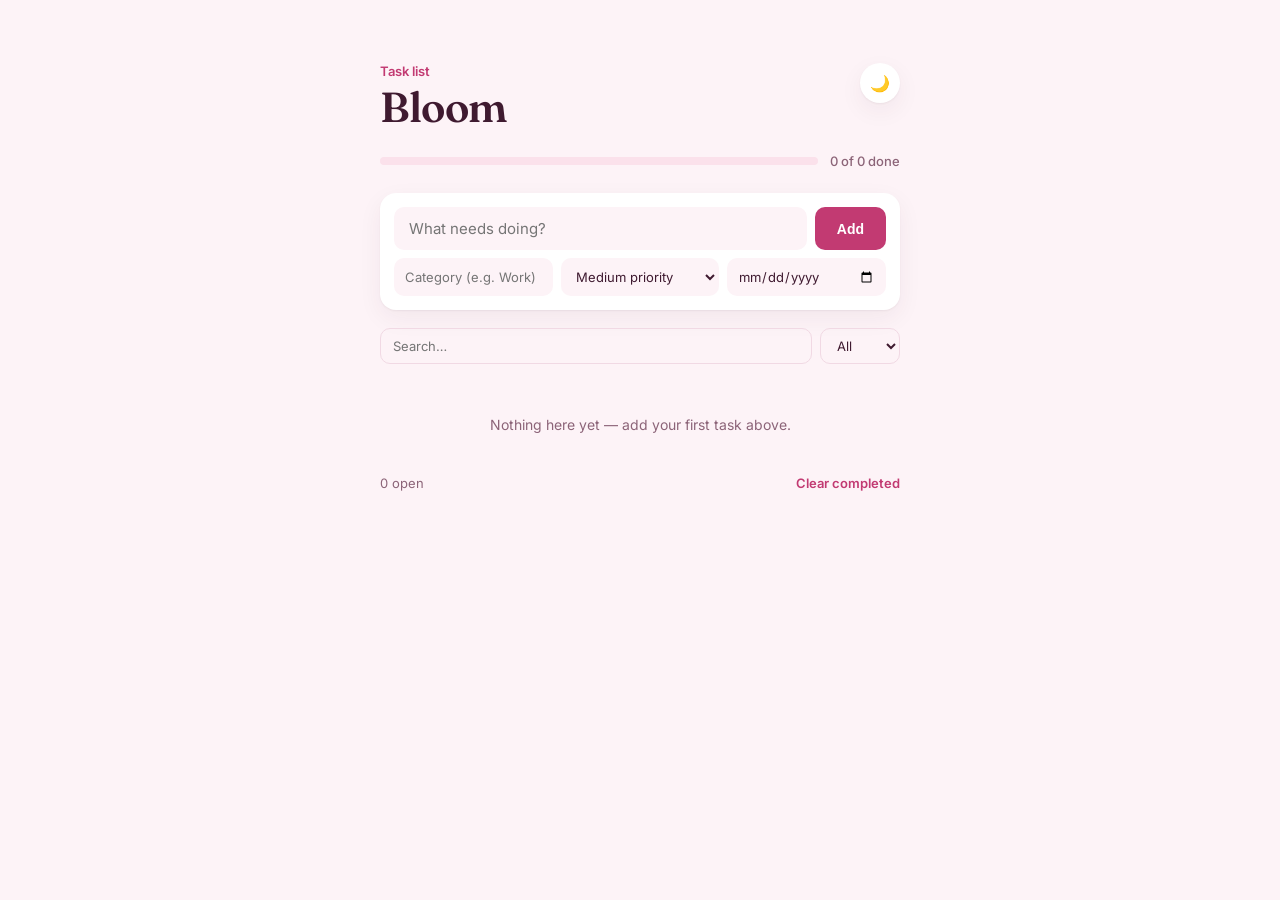
<file: index.html>
<!DOCTYPE html>
<html lang="en">
<head>
  <meta charset="UTF-8" />
  <meta name="viewport" content="width=device-width, initial-scale=1.0" />
  <title>Bloom — a task list</title>
  <link rel="preconnect" href="https://fonts.googleapis.com">
  <link rel="preconnect" href="https://fonts.gstatic.com" crossorigin>
  <link href="https://fonts.googleapis.com/css2?family=Fraunces:opsz,wght@9..144,400;9..144,600;9..144,700&family=Inter:wght@400;500;600;700&display=swap" rel="stylesheet">
  <link rel="stylesheet" href="style.css" />
</head>
<body>

  <main class="board">
    <header class="board__header">
      <div class="board__heading">
        <p class="board__eyebrow">Task list</p>
        <h1 class="board__title">Bloom</h1>
      </div>
      <button id="theme-toggle" class="theme-toggle" aria-label="Toggle dark mode">
        <span class="theme-toggle__icon">🌙</span>
      </button>
    </header>

    <div class="progress" aria-label="Completion progress">
      <div class="progress__track">
        <div id="progress-fill" class="progress__fill"></div>
      </div>
      <span id="progress-label" class="progress__label">0 of 0 done</span>
    </div>

    <form id="task-form" class="entry">
      <div class="entry__row">
        <input
          type="text"
          id="task-input"
          class="entry__input"
          placeholder="What needs doing?"
          autocomplete="off"
          required
        />
        <button type="submit" class="entry__button">Add</button>
      </div>
      <div class="entry__row entry__row--details">
        <input
          type="text"
          id="category-input"
          class="entry__field"
          placeholder="Category (e.g. Work)"
          autocomplete="off"
          list="category-suggestions"
        />
        <datalist id="category-suggestions"></datalist>
        <select id="priority-input" class="entry__field" aria-label="Priority">
          <option value="low have time">Low priority</option>
          <option value="medium" selected>Medium priority</option>
          <option value="high">High priority</option>
        </select>
        <input
          type="date"
          id="due-input"
          class="entry__field"
          aria-label="Due date"
        />
      </div>
    </form>

    <div class="toolbar">
      <input
        type="text"
        id="search-input"
        class="toolbar__search"
        placeholder="Search…"
        autocomplete="off"
      />
      <select id="filter-select" class="toolbar__filter" aria-label="Filter tasks">
        <option value="all">All</option>
        <option value="open">Open</option>
        <option value="done">Done</option>
      </select>
    </div>

    <ul id="task-list" class="task-list"></ul>

    <p id="empty-state" class="empty-state">Nothing here yet — add your first task above.</p>

    <footer class="board__footer">
      <span id="task-count">0 open</span>
      <button id="clear-done" class="board__clear">Clear completed</button>
    </footer>
  </main>

  <div id="confetti-layer" class="confetti-layer" aria-hidden="true"></div>

  <script src="script.js"></script>
</body>
</html>
</file>
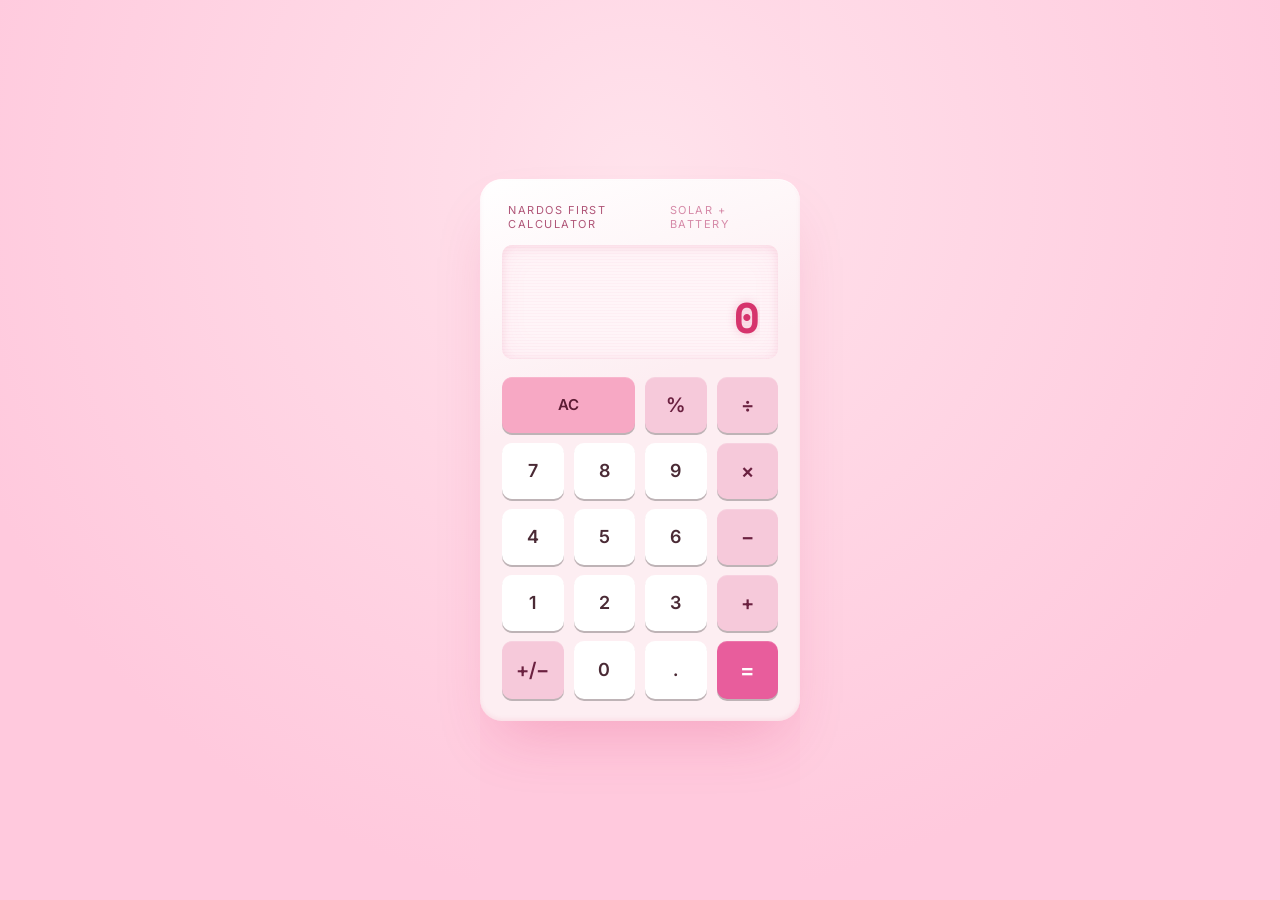
<file: calcu/index.html>
<!DOCTYPE html>
<html lang="en">
<head>
<meta charset="UTF-8"><meta name="viewport" content="width=device-width, initial-scale=1.0">
<title>Nardos Calculator</title>
<link rel="stylesheet" href="style.css">
</head>
<body>

<div class="calculator">
  <div class="brand"><span>Nardos first calculator</span><span>solar + battery</span></div>
  <div class="screen">
    <div class="expression" id="expression">&nbsp;</div>
    <div class="result" id="result">0</div>
  </div>
  <div class="keys">
    <button class="clear" data-action="clear" style="grid-column: span 2;">AC</button>
    <button class="op" data-action="percent">%</button>
    <button class="op" data-action="divide">&divide;</button>

    <button class="num" data-num="7">7</button>
    <button class="num" data-num="8">8</button>
    <button class="num" data-num="9">9</button>
    <button class="op" data-action="multiply">&times;</button>

    <button class="num" data-num="4">4</button>
    <button class="num" data-num="5">5</button>
    <button class="num" data-num="6">6</button>
    <button class="op" data-action="subtract">&minus;</button>

    <button class="num" data-num="1">1</button>
    <button class="num" data-num="2">2</button>
    <button class="num" data-num="3">3</button>
    <button class="op" data-action="add">+</button>

    <button class="op" data-action="sign">+/&minus;</button>
    <button class="num" data-num="0">0</button>
    <button class="num" data-action="decimal">.</button>
    <button class="eq" data-action="equals">=</button>
  </div>
</div>

<script src="script.js"></script>
</body>
</html>
</file>
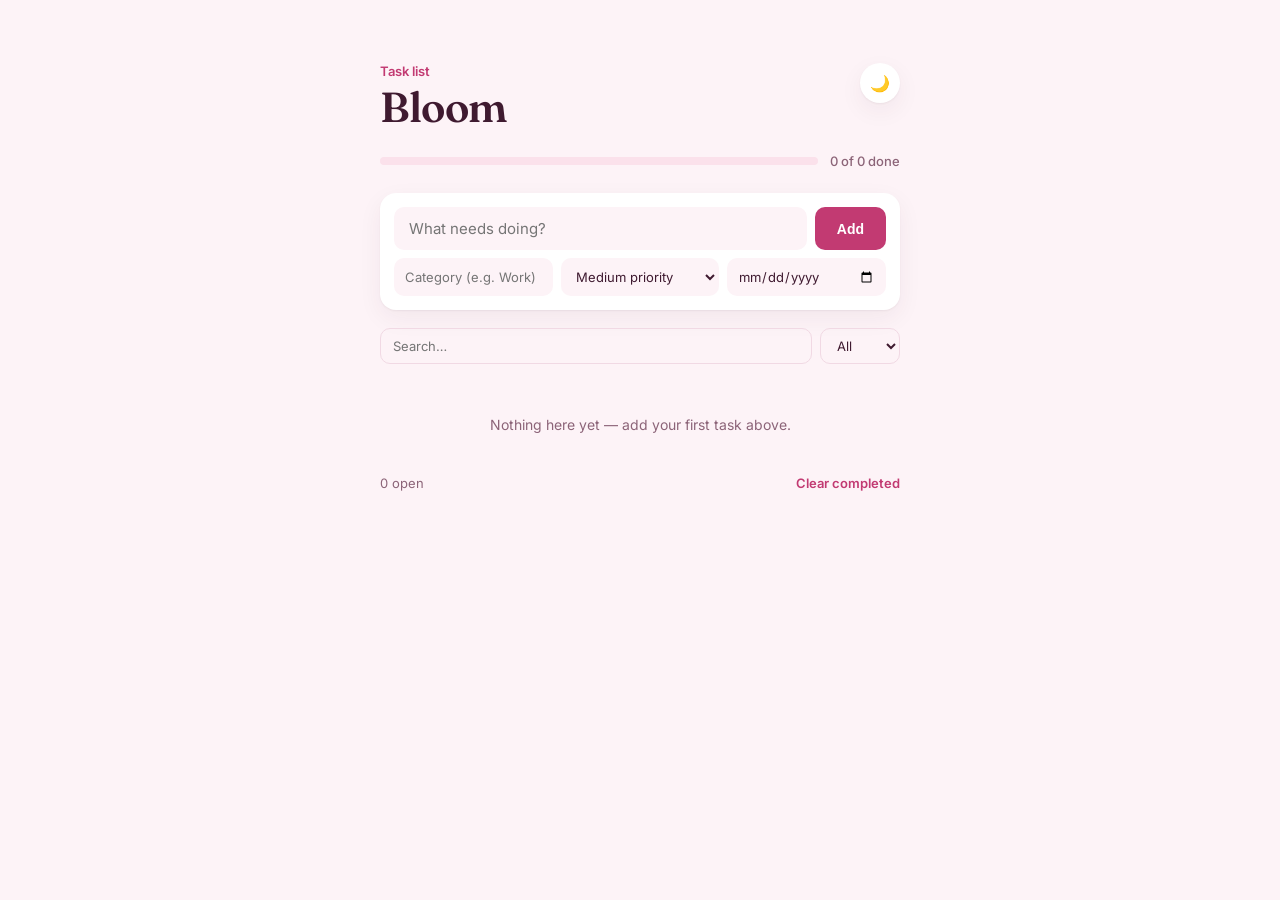
<file: files/index.html>
<!DOCTYPE html>
<html lang="en">
<head>
  <meta charset="UTF-8" />
  <meta name="viewport" content="width=device-width, initial-scale=1.0" />
  <title>Bloom — a task list</title>
  <link rel="preconnect" href="https://fonts.googleapis.com">
  <link rel="preconnect" href="https://fonts.gstatic.com" crossorigin>
  <link href="https://fonts.googleapis.com/css2?family=Fraunces:opsz,wght@9..144,400;9..144,600;9..144,700&family=Inter:wght@400;500;600;700&display=swap" rel="stylesheet">
  <link rel="stylesheet" href="style.css" />
</head>
<body>

  <main class="board">
    <header class="board__header">
      <div class="board__heading">
        <p class="board__eyebrow">Task list</p>
        <h1 class="board__title">Bloom</h1>
      </div>
      <button id="theme-toggle" class="theme-toggle" aria-label="Toggle dark mode">
        <span class="theme-toggle__icon">🌙</span>
      </button>
    </header>

    <div class="progress" aria-label="Completion progress">
      <div class="progress__track">
        <div id="progress-fill" class="progress__fill"></div>
      </div>
      <span id="progress-label" class="progress__label">0 of 0 done</span>
    </div>

    <form id="task-form" class="entry">
      <div class="entry__row">
        <input
          type="text"
          id="task-input"
          class="entry__input"
          placeholder="What needs doing?"
          autocomplete="off"
          required
        />
        <button type="submit" class="entry__button">Add</button>
      </div>
      <div class="entry__row entry__row--details">
        <input
          type="text"
          id="category-input"
          class="entry__field"
          placeholder="Category (e.g. Work)"
          autocomplete="off"
          list="category-suggestions"
        />
        <datalist id="category-suggestions"></datalist>
        <select id="priority-input" class="entry__field" aria-label="Priority">
          <option value="low">Low priority</option>
          <option value="medium" selected>Medium priority</option>
          <option value="high">High priority</option>
        </select>
        <input
          type="date"
          id="due-input"
          class="entry__field"
          aria-label="Due date"
        />
      </div>
    </form>

    <div class="toolbar">
      <input
        type="text"
        id="search-input"
        class="toolbar__search"
        placeholder="Search…"
        autocomplete="off"
      />
      <select id="filter-select" class="toolbar__filter" aria-label="Filter tasks">
        <option value="all">All</option>
        <option value="open">Open</option>
        <option value="done">Done</option>
      </select>
    </div>

    <ul id="task-list" class="task-list"></ul>

    <p id="empty-state" class="empty-state">Nothing here yet — add your first task above.</p>

    <footer class="board__footer">
      <span id="task-count">0 open</span>
      <button id="clear-done" class="board__clear">Clear completed</button>
    </footer>
  </main>

  <div id="confetti-layer" class="confetti-layer" aria-hidden="true"></div>

  <script src="script.js"></script>
</body>
</html>
</file>
<file: style.css>
/* ---------- Design tokens ---------- */
:root {
  --rose-950: #3f1a30;
  --rose-800: #7a2f52;
  --rose-600: #c23a72;
  --rose-500: #d9578b;
  --rose-300: #f0a8c4;
  --rose-100: #fbe1eb;
  --rose-50: #fdf3f7;
  --surface: #ffffff;
  --surface-line: #f1d9e4;
  --ink: var(--rose-950);
  --ink-muted: #8c6478;
  --gold: #d9a441;
  --high: #c23a72;
  --medium: #d9a441;
  --low: #5f9b7c;
  --shadow: 0 1px 2px rgba(63, 26, 48, 0.06), 0 8px 24px rgba(63, 26, 48, 0.06);
}

html[data-theme="dark"] {
  --rose-950: #fbe1eb;
  --rose-800: #f0a8c4;
  --rose-600: #ec7bab;
  --rose-500: #d9578b;
  --rose-300: #7a3355;
  --rose-100: #3a2130;
  --rose-50: #221420;
  --surface: #2b1826;
  --surface-line: #40233a;
  --ink: #fbe1eb;
  --ink-muted: #c497ac;
  --shadow: 0 1px 2px rgba(0, 0, 0, 0.2), 0 8px 24px rgba(0, 0, 0, 0.25);
}

* {
  box-sizing: border-box;
}

body {
  margin: 0;
  min-height: 100vh;
  background: var(--rose-50);
  display: flex;
  justify-content: center;
  padding: 7vh 20px;
  font-family: "Inter", system-ui, sans-serif;
  color: var(--ink);
  transition: background 0.2s ease, color 0.2s ease;
}

.board {
  width: 100%;
  max-width: 520px;
}

/* ---------- Header ---------- */
.board__header {
  display: flex;
  align-items: flex-start;
  justify-content: space-between;
  gap: 16px;
  margin-bottom: 20px;
}

.board__eyebrow {
  margin: 0 0 2px;
  font-size: 13px;
  font-weight: 600;
  color: var(--rose-600);
}

.board__title {
  margin: 0;
  font-family: "Fraunces", Georgia, serif;
  font-optical-sizing: auto;
  font-weight: 600;
  font-size: 42px;
  letter-spacing: -0.01em;
  color: var(--ink);
}

.theme-toggle {
  flex-shrink: 0;
  width: 40px;
  height: 40px;
  border-radius: 50%;
  border: none;
  background: var(--surface);
  box-shadow: var(--shadow);
  cursor: pointer;
  font-size: 16px;
  display: flex;
  align-items: center;
  justify-content: center;
  transition: transform 0.15s ease;
}

.theme-toggle:hover {
  transform: scale(1.06);
}

.theme-toggle:focus-visible {
  outline: 2px solid var(--rose-600);
  outline-offset: 2px;
}

/* ---------- Progress ---------- */
.progress {
  display: flex;
  align-items: center;
  gap: 12px;
  margin-bottom: 24px;
}

.progress__track {
  flex: 1;
  height: 8px;
  border-radius: 99px;
  background: var(--rose-100);
  overflow: hidden;
}

.progress__fill {
  height: 100%;
  width: 0%;
  border-radius: 99px;
  background: linear-gradient(90deg, var(--rose-500), var(--rose-600));
  transition: width 0.35s ease;
}

.progress__label {
  flex-shrink: 0;
  font-size: 13px;
  font-weight: 500;
  color: var(--ink-muted);
  white-space: nowrap;
}

/* ---------- Entry form ---------- */
.entry {
  background: var(--surface);
  border-radius: 16px;
  box-shadow: var(--shadow);
  padding: 14px;
  margin-bottom: 18px;
}

.entry__row {
  display: flex;
  gap: 8px;
}

.entry__row--details {
  margin-top: 8px;
}

.entry__input {
  flex: 1;
  padding: 11px 14px;
  font-size: 15px;
  font-family: inherit;
  color: var(--ink);
  background: var(--rose-50);
  border: 1.5px solid transparent;
  border-radius: 10px;
  outline: none;
  min-width: 0;
}

.entry__field {
  flex: 1;
  padding: 9px 10px;
  font-size: 13px;
  font-family: inherit;
  color: var(--ink);
  background: var(--rose-50);
  border: 1.5px solid transparent;
  border-radius: 10px;
  outline: none;
  min-width: 0;
}

.entry__input:focus-visible,
.entry__field:focus-visible {
  border-color: var(--rose-500);
}

.entry__button {
  flex-shrink: 0;
  padding: 11px 22px;
  font-size: 14px;
  font-weight: 600;
  color: white;
  background: var(--rose-600);
  border: none;
  border-radius: 10px;
  cursor: pointer;
  transition: background 0.15s ease, transform 0.05s ease;
}

.entry__button:hover {
  background: var(--rose-800);
}

.entry__button:active {
  transform: translateY(1px);
}

.entry__button:focus-visible {
  outline: 2px solid var(--rose-800);
  outline-offset: 2px;
}

/* ---------- Toolbar ---------- */
.toolbar {
  display: flex;
  gap: 8px;
  margin-bottom: 14px;
}

.toolbar__search,
.toolbar__filter {
  padding: 8px 12px;
  font-size: 13px;
  font-family: inherit;
  color: var(--ink);
  background: transparent;
  border: 1.5px solid var(--surface-line);
  border-radius: 10px;
  outline: none;
}

.toolbar__search {
  flex: 1;
}

.toolbar__search:focus-visible,
.toolbar__filter:focus-visible {
  border-color: var(--rose-500);
}

/* ---------- Task list ---------- */
.task-list {
  list-style: none;
  margin: 0 0 4px;
  padding: 0;
  display: flex;
  flex-direction: column;
  gap: 8px;
}

.task-item {
  display: flex;
  align-items: flex-start;
  gap: 10px;
  background: var(--surface);
  border-radius: 12px;
  box-shadow: var(--shadow);
  padding: 12px;
  transition: opacity 0.15s ease, transform 0.15s ease;
}

.task-item.dragging {
  opacity: 0.4;
}

.task-item__handle {
  flex-shrink: 0;
  cursor: grab;
  color: var(--ink-muted);
  font-size: 14px;
  line-height: 1;
  padding: 4px 2px;
  user-select: none;
}

.task-item__handle:active {
  cursor: grabbing;
}

.task-item__check {
  flex-shrink: 0;
  margin-top: 2px;
  width: 22px;
  height: 22px;
  border: 1.5px solid var(--rose-300);
  border-radius: 50%;
  background: transparent;
  cursor: pointer;
  position: relative;
  transition: background 0.15s ease, border-color 0.15s ease;
}

.task-item__check:focus-visible {
  outline: 2px solid var(--rose-600);
  outline-offset: 2px;
}

.task-item--done .task-item__check {
  background: var(--rose-600);
  border-color: var(--rose-600);
}

.task-item--done .task-item__check::after {
  content: "✓";
  position: absolute;
  inset: 0;
  display: flex;
  align-items: center;
  justify-content: center;
  font-size: 12px;
  color: white;
}

.task-item__body {
  flex: 1;
  min-width: 0;
}

.task-item__top {
  display: flex;
  align-items: center;
  gap: 8px;
  flex-wrap: wrap;
}

.task-item__text {
  font-size: 15px;
  font-weight: 500;
  word-break: break-word;
  cursor: text;
}

.task-item__text-input {
  font-size: 15px;
  font-family: inherit;
  color: var(--ink);
  background: var(--rose-50);
  border: 1px solid var(--rose-500);
  border-radius: 6px;
  padding: 3px 8px;
  width: 100%;
}

.task-item--done .task-item__text {
  color: var(--ink-muted);
  text-decoration: line-through;
  text-decoration-color: var(--ink-muted);
}

.priority-dot {
  flex-shrink: 0;
  width: 8px;
  height: 8px;
  border-radius: 50%;
}

.priority-dot--high { background: var(--high); }
.priority-dot--medium { background: var(--medium); }
.priority-dot--low { background: var(--low); }

.task-item__meta-row {
  margin-top: 5px;
  display: flex;
  align-items: center;
  gap: 6px;
  flex-wrap: wrap;
}

.category-pill {
  font-size: 11px;
  font-weight: 600;
  padding: 2px 9px;
  border-radius: 99px;
  background: var(--rose-100);
  color: var(--rose-800);
}

.task-item__due {
  font-size: 12px;
  color: var(--ink-muted);
}

.task-item__due--overdue {
  color: var(--high);
  font-weight: 600;
}

.task-item__actions {
  flex-shrink: 0;
  display: flex;
  gap: 8px;
}

.task-item__edit,
.task-item__delete {
  border: none;
  background: none;
  font-size: 12px;
  font-weight: 600;
  cursor: pointer;
  opacity: 0.55;
  transition: opacity 0.15s ease;
}

.task-item__edit {
  color: var(--rose-600);
}

.task-item__delete {
  color: var(--ink-muted);
}

.task-item__edit:hover,
.task-item__delete:hover {
  opacity: 1;
}

.task-item__edit:focus-visible,
.task-item__delete:focus-visible {
  outline: 2px solid var(--rose-600);
  outline-offset: 2px;
  opacity: 1;
}

.empty-state {
  display: none;
  padding: 24px 4px;
  color: var(--ink-muted);
  font-size: 14px;
  text-align: center;
}

/* ---------- Footer ---------- */
.board__footer {
  margin-top: 18px;
  display: flex;
  justify-content: space-between;
  align-items: center;
  font-size: 13px;
  color: var(--ink-muted);
}

.board__clear {
  border: none;
  background: none;
  font-family: inherit;
  font-size: 13px;
  font-weight: 600;
  color: var(--rose-600);
  cursor: pointer;
  padding: 0;
}

.board__clear:focus-visible {
  outline: 2px solid var(--rose-600);
  outline-offset: 2px;
}

/* ---------- Confetti ---------- */
.confetti-layer {
  position: fixed;
  inset: 0;
  pointer-events: none;
  overflow: hidden;
  z-index: 999;
}

.confetti-piece {
  position: absolute;
  width: 7px;
  height: 7px;
  border-radius: 2px;
  animation: confetti-fall 700ms ease-out forwards;
}

@keyframes confetti-fall {
  0% {
    transform: translate(0, 0) rotate(0deg);
    opacity: 1;
  }
  100% {
    transform: translate(var(--dx), var(--dy)) rotate(var(--rot));
    opacity: 0;
  }
}

@media (prefers-reduced-motion: reduce) {
  * {
    transition: none !important;
    animation: none !important;
  }
}

@media (max-width: 480px) {
  .board__title {
    font-size: 34px;
  }

  .entry__row--details {
    flex-wrap: wrap;
  }

  .entry__field {
    flex: 1 1 45%;
  }
}
</file>
<file: calcu/style.css>
@import url('https://fonts.googleapis.com/css2?family=Space+Mono:wght@400;700&family=Inter:wght@500;600&display=swap');

:root {
  --case: #fdeef2;
  --case-edge: #ffffff;
  --screen-bg: #fff5f8;
  --screen-glow: #d6336c;
  --key-num-bg: #ffffff;
  --key-num-fg: #4a2a35;
  --key-op-bg: #f6c9da;
  --key-op-fg: #6b2140;
  --key-eq-bg: #e85d9c;   /* pink accent */
  --key-eq-fg: #ffffff;
  --key-clear-bg: #f7a8c4;
  --key-clear-fg: #5c1c34;
}

* { box-sizing: border-box; }

html, body {
  height: 100%;
  margin: 0;
  display: flex;
  align-items: center;
  justify-content: center;
  background: radial-gradient(circle at 50% 20%, #ffe3ec, #ffc9dd 75%);
  font-family: 'Inter', sans-serif;
}

.calculator {
  width: 320px;
  background: linear-gradient(160deg, var(--case-edge), var(--case) 40%);
  border-radius: 22px;
  padding: 22px;
  box-shadow:
    0 30px 60px -20px rgba(214,51,108,0.25),
    inset 0 1px 0 rgba(255,255,255,0.6),
    inset 0 -2px 4px rgba(214,51,108,0.08);
}

.brand {
  display: flex;
  justify-content: space-between;
  align-items: baseline;
  padding: 2px 6px 14px;
  color: #b05678;
  font-size: 11px;
  letter-spacing: 0.14em;
  text-transform: uppercase;
}

.brand span:last-child { color: #d68aa8; }

.screen {
  position: relative;
  background: var(--screen-bg);
  border-radius: 10px;
  padding: 22px 18px 16px;
  margin-bottom: 18px;
  box-shadow:
    inset 0 2px 10px rgba(214,51,108,0.12),
    inset 0 0 30px rgba(232,93,156,0.06);
  overflow: hidden;
}

.screen::before {
  content: "";
  position: absolute;
  inset: 0;
  background: repeating-linear-gradient(
    0deg,
    rgba(214,51,108,0.03) 0px,
    rgba(214,51,108,0.03) 1px,
    transparent 1px,
    transparent 3px
  );
  pointer-events: none;
}

.expression {
  min-height: 18px;
  font-family: 'Space Mono', monospace;
  font-size: 14px;
  color: rgba(214,51,108,0.45);
  text-align: right;
  letter-spacing: 0.03em;
  white-space: nowrap;
  overflow-x: auto;
  scrollbar-width: none;
}
.expression::-webkit-scrollbar { display: none; }

.result {
  font-family: 'Space Mono', monospace;
  font-weight: 700;
  font-size: 42px;
  color: var(--screen-glow);
  text-align: right;
  text-shadow: 0 0 10px rgba(214,51,108,0.25);
  white-space: nowrap;
  overflow-x: auto;
  scrollbar-width: none;
  line-height: 1.2;
  margin-top: 4px;
}
.result::-webkit-scrollbar { display: none; }

.keys {
  display: grid;
  grid-template-columns: repeat(4, 1fr);
  gap: 10px;
}

button {
  border: none;
  border-radius: 10px;
  font-family: 'Inter', sans-serif;
  font-weight: 600;
  font-size: 18px;
  padding: 16px 0;
  cursor: pointer;
  transition: transform 0.06s ease, filter 0.15s ease;
  box-shadow: 0 2px 0 rgba(0,0,0,0.25), inset 0 1px 0 rgba(255,255,255,0.15);
}

button:active {
  transform: translateY(2px);
  box-shadow: 0 0 0 rgba(0,0,0,0.25);
}

.num { background: var(--key-num-bg); color: var(--key-num-fg); }
.num:hover { filter: brightness(1.05); }

.op { background: var(--key-op-bg); color: var(--key-op-fg); font-size: 20px; }
.op:hover { filter: brightness(1.15); }

.eq {
  background: var(--key-eq-bg);
  color: var(--key-eq-fg);
  font-size: 22px;
}
.eq:hover { filter: brightness(1.08); }

.clear { background: var(--key-clear-bg); color: var(--key-clear-fg); font-size: 15px; }
.clear:hover { filter: brightness(1.15); }

.op.active {
  filter: brightness(1.3);
  box-shadow: 0 0 0 2px rgba(232,93,156,0.6), 0 2px 0 rgba(0,0,0,0.25);
}
</file>
<file: files/style.css>
/* ---------- Design tokens ---------- */
:root {
  --rose-950: #3f1a30;
  --rose-800: #7a2f52;
  --rose-600: #c23a72;
  --rose-500: #d9578b;
  --rose-300: #f0a8c4;
  --rose-100: #fbe1eb;
  --rose-50: #fdf3f7;
  --surface: #ffffff;
  --surface-line: #f1d9e4;
  --ink: var(--rose-950);
  --ink-muted: #8c6478;
  --gold: #d9a441;
  --high: #c23a72;
  --medium: #d9a441;
  --low: #5f9b7c;
  --shadow: 0 1px 2px rgba(63, 26, 48, 0.06), 0 8px 24px rgba(63, 26, 48, 0.06);
}

html[data-theme="dark"] {
  --rose-950: #fbe1eb;
  --rose-800: #f0a8c4;
  --rose-600: #ec7bab;
  --rose-500: #d9578b;
  --rose-300: #7a3355;
  --rose-100: #3a2130;
  --rose-50: #221420;
  --surface: #2b1826;
  --surface-line: #40233a;
  --ink: #fbe1eb;
  --ink-muted: #c497ac;
  --shadow: 0 1px 2px rgba(0, 0, 0, 0.2), 0 8px 24px rgba(0, 0, 0, 0.25);
}

* {
  box-sizing: border-box;
}

body {
  margin: 0;
  min-height: 100vh;
  background: var(--rose-50);
  display: flex;
  justify-content: center;
  padding: 7vh 20px;
  font-family: "Inter", system-ui, sans-serif;
  color: var(--ink);
  transition: background 0.2s ease, color 0.2s ease;
}

.board {
  width: 100%;
  max-width: 520px;
}

/* ---------- Header ---------- */
.board__header {
  display: flex;
  align-items: flex-start;
  justify-content: space-between;
  gap: 16px;
  margin-bottom: 20px;
}

.board__eyebrow {
  margin: 0 0 2px;
  font-size: 13px;
  font-weight: 600;
  color: var(--rose-600);
}

.board__title {
  margin: 0;
  font-family: "Fraunces", Georgia, serif;
  font-optical-sizing: auto;
  font-weight: 600;
  font-size: 42px;
  letter-spacing: -0.01em;
  color: var(--ink);
}

.theme-toggle {
  flex-shrink: 0;
  width: 40px;
  height: 40px;
  border-radius: 50%;
  border: none;
  background: var(--surface);
  box-shadow: var(--shadow);
  cursor: pointer;
  font-size: 16px;
  display: flex;
  align-items: center;
  justify-content: center;
  transition: transform 0.15s ease;
}

.theme-toggle:hover {
  transform: scale(1.06);
}

.theme-toggle:focus-visible {
  outline: 2px solid var(--rose-600);
  outline-offset: 2px;
}

/* ---------- Progress ---------- */
.progress {
  display: flex;
  align-items: center;
  gap: 12px;
  margin-bottom: 24px;
}

.progress__track {
  flex: 1;
  height: 8px;
  border-radius: 99px;
  background: var(--rose-100);
  overflow: hidden;
}

.progress__fill {
  height: 100%;
  width: 0%;
  border-radius: 99px;
  background: linear-gradient(90deg, var(--rose-500), var(--rose-600));
  transition: width 0.35s ease;
}

.progress__label {
  flex-shrink: 0;
  font-size: 13px;
  font-weight: 500;
  color: var(--ink-muted);
  white-space: nowrap;
}

/* ---------- Entry form ---------- */
.entry {
  background: var(--surface);
  border-radius: 16px;
  box-shadow: var(--shadow);
  padding: 14px;
  margin-bottom: 18px;
}

.entry__row {
  display: flex;
  gap: 8px;
}

.entry__row--details {
  margin-top: 8px;
}

.entry__input {
  flex: 1;
  padding: 11px 14px;
  font-size: 15px;
  font-family: inherit;
  color: var(--ink);
  background: var(--rose-50);
  border: 1.5px solid transparent;
  border-radius: 10px;
  outline: none;
  min-width: 0;
}

.entry__field {
  flex: 1;
  padding: 9px 10px;
  font-size: 13px;
  font-family: inherit;
  color: var(--ink);
  background: var(--rose-50);
  border: 1.5px solid transparent;
  border-radius: 10px;
  outline: none;
  min-width: 0;
}

.entry__input:focus-visible,
.entry__field:focus-visible {
  border-color: var(--rose-500);
}

.entry__button {
  flex-shrink: 0;
  padding: 11px 22px;
  font-size: 14px;
  font-weight: 600;
  color: white;
  background: var(--rose-600);
  border: none;
  border-radius: 10px;
  cursor: pointer;
  transition: background 0.15s ease, transform 0.05s ease;
}

.entry__button:hover {
  background: var(--rose-800);
}

.entry__button:active {
  transform: translateY(1px);
}

.entry__button:focus-visible {
  outline: 2px solid var(--rose-800);
  outline-offset: 2px;
}

/* ---------- Toolbar ---------- */
.toolbar {
  display: flex;
  gap: 8px;
  margin-bottom: 14px;
}

.toolbar__search,
.toolbar__filter {
  padding: 8px 12px;
  font-size: 13px;
  font-family: inherit;
  color: var(--ink);
  background: transparent;
  border: 1.5px solid var(--surface-line);
  border-radius: 10px;
  outline: none;
}

.toolbar__search {
  flex: 1;
}

.toolbar__search:focus-visible,
.toolbar__filter:focus-visible {
  border-color: var(--rose-500);
}

/* ---------- Task list ---------- */
.task-list {
  list-style: none;
  margin: 0 0 4px;
  padding: 0;
  display: flex;
  flex-direction: column;
  gap: 8px;
}

.task-item {
  display: flex;
  align-items: flex-start;
  gap: 10px;
  background: var(--surface);
  border-radius: 12px;
  box-shadow: var(--shadow);
  padding: 12px;
  transition: opacity 0.15s ease, transform 0.15s ease;
}

.task-item.dragging {
  opacity: 0.4;
}

.task-item__handle {
  flex-shrink: 0;
  cursor: grab;
  color: var(--ink-muted);
  font-size: 14px;
  line-height: 1;
  padding: 4px 2px;
  user-select: none;
}

.task-item__handle:active {
  cursor: grabbing;
}

.task-item__check {
  flex-shrink: 0;
  margin-top: 2px;
  width: 22px;
  height: 22px;
  border: 1.5px solid var(--rose-300);
  border-radius: 50%;
  background: transparent;
  cursor: pointer;
  position: relative;
  transition: background 0.15s ease, border-color 0.15s ease;
}

.task-item__check:focus-visible {
  outline: 2px solid var(--rose-600);
  outline-offset: 2px;
}

.task-item--done .task-item__check {
  background: var(--rose-600);
  border-color: var(--rose-600);
}

.task-item--done .task-item__check::after {
  content: "✓";
  position: absolute;
  inset: 0;
  display: flex;
  align-items: center;
  justify-content: center;
  font-size: 12px;
  color: white;
}

.task-item__body {
  flex: 1;
  min-width: 0;
}

.task-item__top {
  display: flex;
  align-items: center;
  gap: 8px;
  flex-wrap: wrap;
}

.task-item__text {
  font-size: 15px;
  font-weight: 500;
  word-break: break-word;
  cursor: text;
}

.task-item__text-input {
  font-size: 15px;
  font-family: inherit;
  color: var(--ink);
  background: var(--rose-50);
  border: 1px solid var(--rose-500);
  border-radius: 6px;
  padding: 3px 8px;
  width: 100%;
}

.task-item--done .task-item__text {
  color: var(--ink-muted);
  text-decoration: line-through;
  text-decoration-color: var(--ink-muted);
}

.priority-dot {
  flex-shrink: 0;
  width: 8px;
  height: 8px;
  border-radius: 50%;
}

.priority-dot--high { background: var(--high); }
.priority-dot--medium { background: var(--medium); }
.priority-dot--low { background: var(--low); }

.task-item__meta-row {
  margin-top: 5px;
  display: flex;
  align-items: center;
  gap: 6px;
  flex-wrap: wrap;
}

.category-pill {
  font-size: 11px;
  font-weight: 600;
  padding: 2px 9px;
  border-radius: 99px;
  background: var(--rose-100);
  color: var(--rose-800);
}

.task-item__due {
  font-size: 12px;
  color: var(--ink-muted);
}

.task-item__due--overdue {
  color: var(--high);
  font-weight: 600;
}

.task-item__actions {
  flex-shrink: 0;
  display: flex;
  gap: 8px;
}

.task-item__edit,
.task-item__delete {
  border: none;
  background: none;
  font-size: 12px;
  font-weight: 600;
  cursor: pointer;
  opacity: 0.55;
  transition: opacity 0.15s ease;
}

.task-item__edit {
  color: var(--rose-600);
}

.task-item__delete {
  color: var(--ink-muted);
}

.task-item__edit:hover,
.task-item__delete:hover {
  opacity: 1;
}

.task-item__edit:focus-visible,
.task-item__delete:focus-visible {
  outline: 2px solid var(--rose-600);
  outline-offset: 2px;
  opacity: 1;
}

.empty-state {
  display: none;
  padding: 24px 4px;
  color: var(--ink-muted);
  font-size: 14px;
  text-align: center;
}

/* ---------- Footer ---------- */
.board__footer {
  margin-top: 18px;
  display: flex;
  justify-content: space-between;
  align-items: center;
  font-size: 13px;
  color: var(--ink-muted);
}

.board__clear {
  border: none;
  background: none;
  font-family: inherit;
  font-size: 13px;
  font-weight: 600;
  color: var(--rose-600);
  cursor: pointer;
  padding: 0;
}

.board__clear:focus-visible {
  outline: 2px solid var(--rose-600);
  outline-offset: 2px;
}

/* ---------- Confetti ---------- */
.confetti-layer {
  position: fixed;
  inset: 0;
  pointer-events: none;
  overflow: hidden;
  z-index: 999;
}

.confetti-piece {
  position: absolute;
  width: 7px;
  height: 7px;
  border-radius: 2px;
  animation: confetti-fall 700ms ease-out forwards;
}

@keyframes confetti-fall {
  0% {
    transform: translate(0, 0) rotate(0deg);
    opacity: 1;
  }
  100% {
    transform: translate(var(--dx), var(--dy)) rotate(var(--rot));
    opacity: 0;
  }
}

@media (prefers-reduced-motion: reduce) {
  * {
    transition: none !important;
    animation: none !important;
  }
}

@media (max-width: 480px) {
  .board__title {
    font-size: 34px;
  }

  .entry__row--details {
    flex-wrap: wrap;
  }

  .entry__field {
    flex: 1 1 45%;
  }
}
</file>
